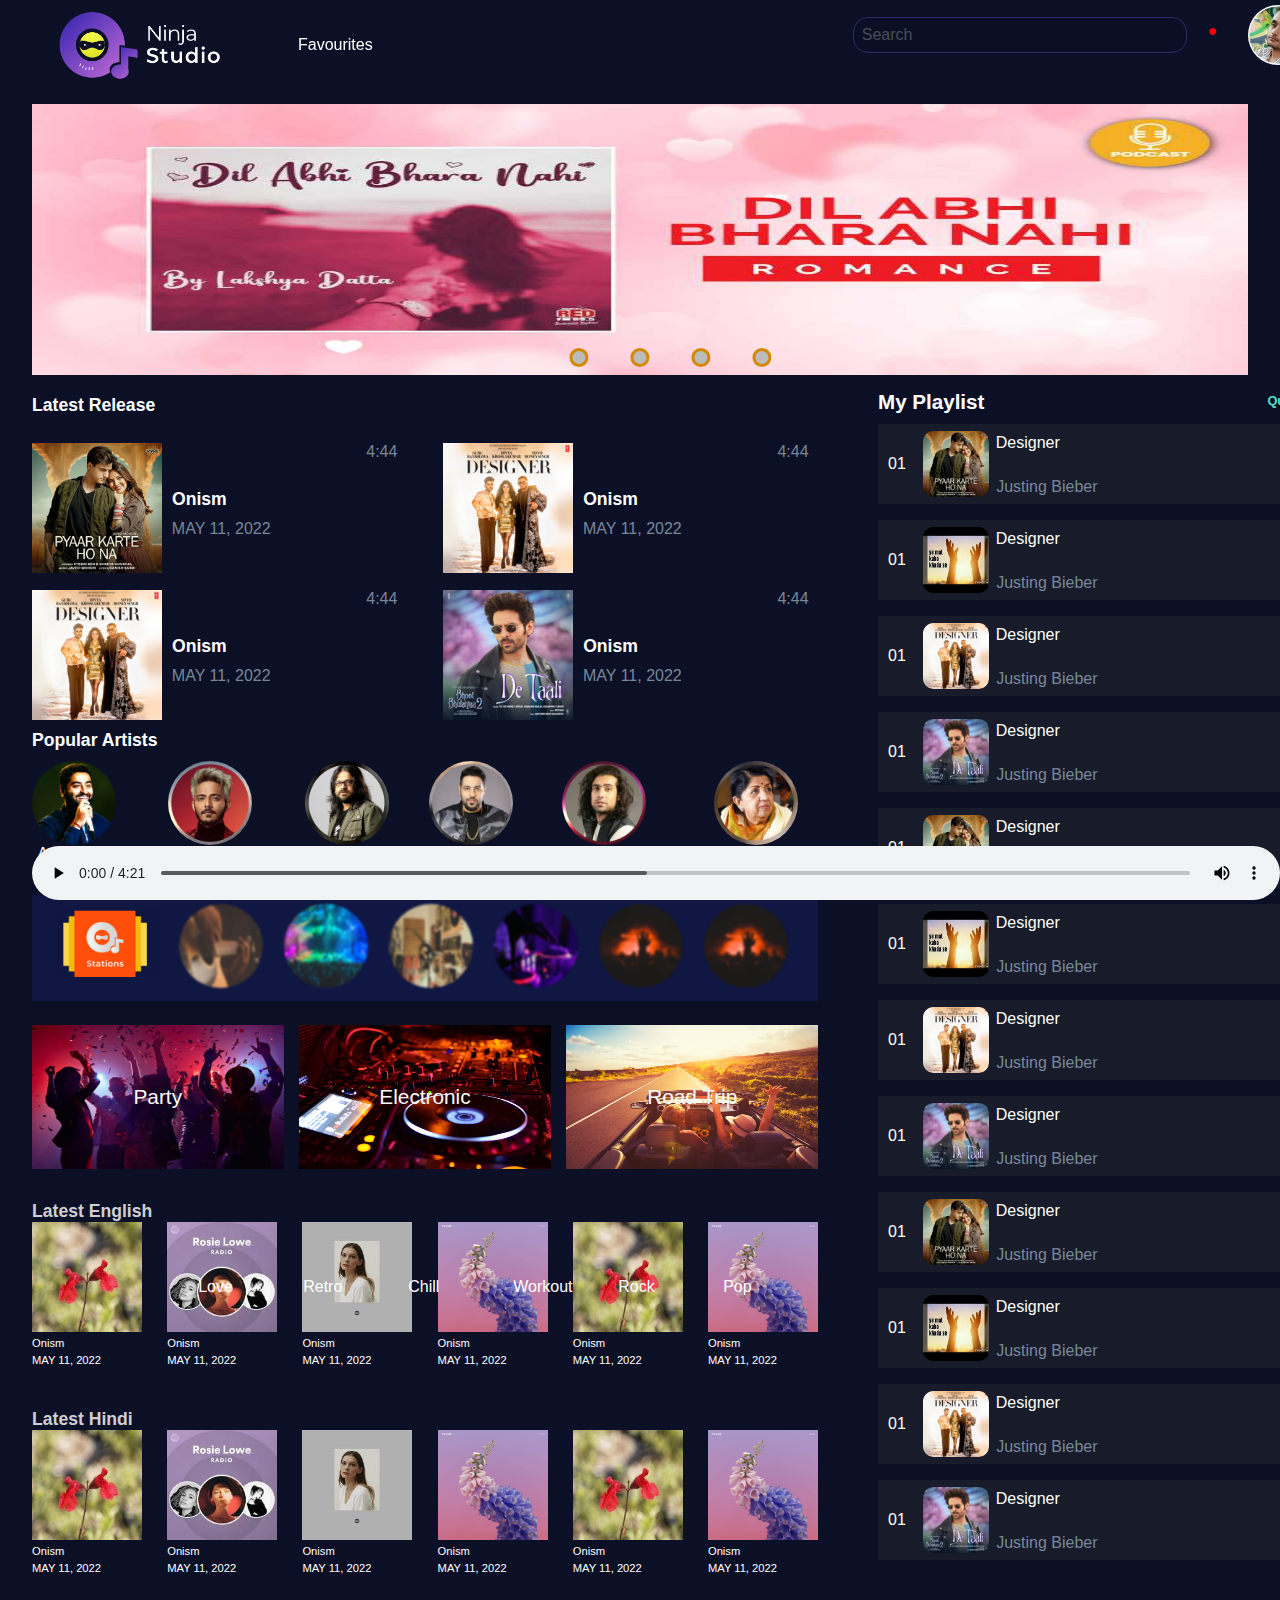
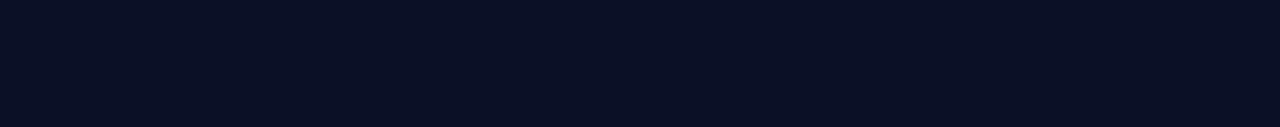
<file: index.html>
<!DOCTYPE html>
<html lang="en">
  <head>
    <meta charset="utf-8" />
    <meta name="viewport" content="width=device-width, initial-scale=1" />
    <title>Music Player</title>
    <link
      rel="stylesheet"
      href="https://cdnjs.cloudflare.com/ajax/libs/font-awesome/6.1.1/css/all.min.css"
      integrity="sha512-KfkfwYDsLkIlwQp6LFnl8zNdLGxu9YAA1QvwINks4PhcElQSvqcyVLLD9aMhXd13uQjoXtEKNosOWaZqXgel0g=="
      crossorigin="anonymous"
      referrerpolicy="no-referrer"
    />
    <link rel="stylesheet" type="text/css" href="css/header.css" />
    <link rel="stylesheet" type="text/css" href="css/main-layout.css" />
    <link rel="stylesheet" type="text/css" href="css/side-layout.css" />
  </head>
  <body>
    <!--  Header Section - Top  -->
    <header class="music-player-header">
      <section class="music-player-header-left">
        <img src="assets/site-logo.png" alt="music-player-logo" />
        <p href="#">Favourites</p>
      </section>
      <section class="music-player-header-right">
        <form>
          <i class="fa-solid fa-magnifying-glass"></i>
          <input type="text" name="search" id="search" placeholder="Search" />
          <i class="fa-solid fa-microphone"></i>
        </form>
        <i class="fa-solid fa-bell"></i>
        <div class="notification">&#9679;</div>
        <img src="assets/user-profile.png" alt="user-profile" />
      </section>
    </header>

    <main>
      <div class="main-container">
        <!--  Music player Carousel -->
        <section class="music-player-slider">
          <div class="slideshow">
            <!-- carousel control buttons -->
            <button class="slide-btn slide-btn-1"></button>
            <button class="slide-btn slide-btn-2"></button>
            <button class="slide-btn slide-btn-3"></button>
            <button class="slide-btn slide-btn-4"></button>
            <!-- carousel wrapper which contains all images -->
            <div class="slideshow-wrapper">
              <div class="slide">
                <img class="slide-img" src="assets/slider/slider-1.jpg" />
              </div>
              <div class="slide">
                <img class="slide-img" src="assets/slider/slider-2.jpg" />
              </div>
              <div class="slide">
                <img class="slide-img" src="assets/slider/slider-3.jpg" />
              </div>
              <div class="slide">
                <img class="slide-img" src="assets/slider/slider-4.jpg" />
              </div>
            </div>
          </div>
        </section>

        <div class="main-container-left">
          <section class="sub-container-left">
            <!-- Latest Release section -->
            <h3>Latest Release</h3>
            <div class="release-container">
              <div class="release-item">
                <img src="assets/latest-release/release1.jpg" />
                <div class="release-details">
                  <h3>Onism</h3>
                  <p>MAY 11, 2022</p>
                </div>
                <div class="latest-release-options">
                  <label for="latest-release-checkbox1">
                    <i class="fa-solid fa-ellipsis"></i
                  ></label>
                  <input type="checkbox" id="latest-release-checkbox1" />
                  <div class="latest-release-dropdown">
                    <div class="links-container">
                      <i class="fas fa-play"></i>
                      <a href="">Play Now</a>
                    </div>

                    <hr />

                    <div class="links-container">
                      <i class="fas fa-plus"></i>
                      <a href="">Add To Queue</a>
                    </div>

                    <hr />

                    <div class="links-container">
                      <i class="fas fa-bars"></i>
                      <a href="">Add To Favourites</a>
                    </div>

                    <hr />

                    <div class="links-container">
                      <i class="fas fa-exclamation-circle"></i>
                      <a href=""><span></span>Get Info</a>
                    </div>
                  </div>
                  <p>4:44</p>
                </div>
              </div>
              <div class="release-item">
                <img src="assets/latest-release/release3.jpg" />
                <div class="release-details">
                  <h3>Onism</h3>
                  <p>MAY 11, 2022</p>
                </div>
                <div class="latest-release-options">
                  <label for="latest-release-checkbox2">
                    <i class="fa-solid fa-ellipsis"></i
                  ></label>
                  <input type="checkbox" id="latest-release-checkbox2" />
                  <div class="latest-release-dropdown">
                    <div class="links-container">
                      <i class="fas fa-play"></i>
                      <a href="">Play Now</a>
                    </div>

                    <hr />

                    <div class="links-container">
                      <i class="fas fa-plus"></i>
                      <a href="">Add To Queue</a>
                    </div>

                    <hr />

                    <div class="links-container">
                      <i class="fas fa-bars"></i>
                      <a href="">Add To Favourites</a>
                    </div>

                    <hr />

                    <div class="links-container">
                      <i class="fas fa-exclamation-circle"></i>
                      <a href=""><span></span>Get Info</a>
                    </div>
                  </div>
                  <p>4:44</p>
                </div>
              </div>
              <div class="release-item">
                <img src="assets/latest-release/release3.jpg" />
                <div class="release-details">
                  <h3>Onism</h3>
                  <p>MAY 11, 2022</p>
                </div>
                <div class="latest-release-options">
                  <label for="latest-release-checkbox3">
                    <i class="fa-solid fa-ellipsis"></i
                  ></label>
                  <input type="checkbox" id="latest-release-checkbox3" />
                  <div class="latest-release-dropdown">
                    <div class="links-container">
                      <i class="fas fa-play"></i>
                      <a href="">Play Now</a>
                    </div>

                    <hr />

                    <div class="links-container">
                      <i class="fas fa-plus"></i>
                      <a href="">Add To Queue</a>
                    </div>

                    <hr />

                    <div class="links-container">
                      <i class="fas fa-bars"></i>
                      <a href="">Add To Favourites</a>
                    </div>

                    <hr />

                    <div class="links-container">
                      <i class="fas fa-exclamation-circle"></i>
                      <a href=""><span></span>Get Info</a>
                    </div>
                  </div>
                  <p>4:44</p>
                </div>
              </div>
              <div class="release-item">
                <img src="assets/latest-release/release4.jpg" />
                <div class="release-details">
                  <h3>Onism</h3>
                  <p>MAY 11, 2022</p>
                </div>
                <div class="latest-release-options">
                  <label for="latest-release-checkbox4">
                    <i class="fa-solid fa-ellipsis"></i
                  ></label>
                  <input type="checkbox" id="latest-release-checkbox4" />
                  <div class="latest-release-dropdown">
                    <div class="links-container">
                      <i class="fas fa-play"></i>
                      <a href="">Play Now</a>
                    </div>

                    <hr />

                    <div class="links-container">
                      <i class="fas fa-plus"></i>
                      <a href="">Add To Queue</a>
                    </div>

                    <hr />

                    <div class="links-container">
                      <i class="fas fa-bars"></i>
                      <a href="">Add To Favourites</a>
                    </div>

                    <hr />

                    <div class="links-container">
                      <i class="fas fa-exclamation-circle"></i>
                      <a href=""><span></span>Get Info</a>
                    </div>
                  </div>
                  <p>4:44</p>
                </div>
              </div>
            </div>

            <!-- Popular Artists section -->

            <section class="popular-artist">
              <h3>Popular Artists</h3>
              <div class="artist-container">
                <div class="artist">
                  <img src="assets/artist/artist1.webp" alt="artist" />
                  <div>
                    <a href="artist.html"
                      ><i class="fa-solid fa-play artist-play"></i
                    ></a>
                    <span id="singer-name">Arjit Singh</span>
                  </div>
                </div>
                <div class="artist">
                  <img src="assets/artist/artist2.webp" alt="artist" />
                  <div>
                    <a href="artist.html"
                      ><i class="fa-solid fa-play artist-play"></i
                    ></a>
                    <span id="singer-name">Tanishk Bagchi</span>
                  </div>
                </div>
                <div class="artist">
                  <img src="assets/artist/artist3.webp" alt="artist" />
                  <div>
                    <a href="artist.html"
                      ><i class="fa-solid fa-play artist-play"></i
                    ></a>
                    <span id="singer-name">Pritam</span>
                  </div>
                </div>
                <div class="artist">
                  <img src="assets/artist/artist4.webp" alt="artist" />
                  <div>
                    <a href="artist.html"
                      ><i class="fa-solid fa-play artist-play"></i
                    ></a>
                    <span id="singer-name">Badshah</span>
                  </div>
                </div>
                <div class="artist">
                  <img src="assets/artist/artist5.webp" alt="artist" />
                  <div>
                    <a href="artist.html"
                      ><i class="fa-solid fa-play artist-play"></i
                    ></a>
                    <span id="singer-name">Jubin Nautiyal</span>
                  </div>
                </div>
                <div class="artist">
                  <img src="assets/artist/artist6.webp" alt="artist" />
                  <div>
                    <a href="artist.html"
                      ><i class="fa-solid fa-play artist-play"></i
                    ></a>
                    <span id="singer-name">Lata Mangeshkar</span>
                  </div>
                </div>
              </div>
            </section>

            <!-- Radio stations -->
            <section class="radio-stations">
              <div class="artist-container">
                <div class="artist0">
                  <img src="assets/radio/radio8.png" alt="artist" />
                  <div>
                    <span id="singer-name"></span>
                  </div>
                </div>
                <div class="artist">
                  <img src="assets/radio/radio1.webp" alt="artist" />
                  <div>
                    <span id="singer-name">Love</span>
                  </div>
                </div>
                <div class="artist">
                  <img src="assets/radio/radio2.webp" alt="artist" />
                  <div>
                    <span id="singer-name">Retro</span>
                  </div>
                </div>
                <div class="artist">
                  <img src="assets/radio/radio3.webp" alt="artist" />
                  <div>
                    <span id="singer-name">Chill</span>
                  </div>
                </div>
                <div class="artist">
                  <img src="assets/radio/radio4.webp" alt="artist" />
                  <div>
                    <span id="singer-name">Workout</span>
                  </div>
                </div>
                <div class="artist">
                  <img src="assets/radio/radio5.webp" alt="artist" />
                  <div>
                    <span id="singer-name">Rock</span>
                  </div>
                </div>
                <div class="artist">
                  <img src="assets/radio/radio6.webp" alt="artist" />
                  <div>
                    <span id="singer-name">Pop</span>
                  </div>
                </div>
              </div>
            </section>

            <!-- Genre -->
            <section class="genre-container">
              <div class="genre-img-container">
                <p>Party</p>
              </div>

              <div class="genre-img-container genre-img-2">
                <p>Electronic</p>
              </div>

              <div class="genre-img-container genre-img-3">
                <p>Road Trip</p>
              </div>
            </section>

            <!-- Latest english section -->

            <div class="latest-english-container">
              <div class="latest-english-header">
                <p>Latest English</p>
              </div>

              <div class="latest-english-content">
                <div class="latest-english-card-container">
                  <img src="assets/songs/queue-04.jpg" />
                  <p>Onism</p>
                  <p>MAY 11, 2022</p>
                </div>
                <div class="latest-english-card-container">
                  <img src="assets/songs/queue-05.jpg" />
                  <p>Onism</p>
                  <p>MAY 11, 2022</p>
                </div>
                <div class="latest-english-card-container">
                  <img src="assets/songs/queue-02.jpg" />
                  <p>Onism</p>
                  <p>MAY 11, 2022</p>
                </div>
                <div class="latest-english-card-container">
                  <img src="assets/songs/queue-03.png" />
                  <p>Onism</p>
                  <p>MAY 11, 2022</p>
                </div>
                <div class="latest-english-card-container">
                  <img src="assets/songs/queue-04.jpg" />
                  <p>Onism</p>
                  <p>MAY 11, 2022</p>
                </div>
                <div class="latest-english-card-container">
                  <img src="assets/songs/queue-03.png" />
                  <p>Onism</p>
                  <p>MAY 11, 2022</p>
                </div>
              </div>
            </div>

            <!-- Latest Hindi Section -->
            <div class="latest-english-container">
              <div class="latest-english-header">
                <p>Latest Hindi</p>
              </div>

              <div class="latest-english-content">
                <div class="latest-english-card-container">
                  <img src="assets/songs/queue-04.jpg" />
                  <p>Onism</p>
                  <p>MAY 11, 2022</p>
                </div>
                <div class="latest-english-card-container">
                  <img src="assets/songs/queue-05.jpg" />
                  <p>Onism</p>
                  <p>MAY 11, 2022</p>
                </div>
                <div class="latest-english-card-container">
                  <img src="assets/songs/queue-02.jpg" />
                  <p>Onism</p>
                  <p>MAY 11, 2022</p>
                </div>
                <div class="latest-english-card-container">
                  <img src="assets/songs/queue-03.png" />
                  <p>Onism</p>
                  <p>MAY 11, 2022</p>
                </div>
                <div class="latest-english-card-container">
                  <img src="assets/songs/queue-04.jpg" />
                  <p>Onism</p>
                  <p>MAY 11, 2022</p>
                </div>
                <div class="latest-english-card-container">
                  <img src="assets/songs/queue-03.png" />
                  <p>Onism</p>
                  <p>MAY 11, 2022</p>
                </div>
              </div>
            </div>
          </section>
          <!-- My playlist section -->

          <div class="playlist">
            <div class="song-queue">
              <h3>My Playlist</h3>
              <div class="queue-btn-container">
                <label for="mycheckbox"
                  >Queue <span><i class="fas fa-angle-down"></i></span
                ></label>
                <input type="checkbox" id="mycheckbox" />
                <div class="queue-btn-dropdown">
                  <a href="">Playlists</a>
                  <hr />
                  <a href="">Favourite Songs</a>
                </div>
              </div>
            </div>
            <div class="queue-elements">
              <div class="queue-item">
                <span id="playlist-id">01</span>
                <img src="assets/latest-release/release1.jpg" />
                <span id="song-name">Designer</span>
                <span id="singer-name">Justing Bieber</span>
                <i class="fa-solid fa-heart"></i>
              </div>
              <div class="queue-item">
                <span id="playlist-id">01</span>
                <img src="assets/latest-release/release2.jpg" />
                <span id="song-name">Designer</span>
                <span id="singer-name">Justing Bieber</span>
                <i class="fa-solid fa-heart"></i>
              </div>
              <div class="queue-item">
                <span id="playlist-id">01</span>
                <img src="assets/latest-release/release3.jpg" />
                <span id="song-name">Designer</span>
                <span id="singer-name">Justing Bieber</span>
                <i class="fa-solid fa-heart"></i>
              </div>
              <div class="queue-item">
                <span id="playlist-id">01</span>
                <img src="assets/latest-release/release4.jpg" />
                <span id="song-name">Designer</span>
                <span id="singer-name">Justing Bieber</span>
                <i class="fa-solid fa-heart"></i>
              </div>
              <div class="queue-item">
                <span id="playlist-id">01</span>
                <img src="assets/latest-release/release1.jpg" />
                <span id="song-name">Designer</span>
                <span id="singer-name">Justing Bieber</span>
                <i class="fa-solid fa-heart"></i>
              </div>
              <div class="queue-item">
                <span id="playlist-id">01</span>
                <img src="assets/latest-release/release2.jpg" />
                <span id="song-name">Designer</span>
                <span id="singer-name">Justing Bieber</span>
                <i class="fa-solid fa-heart"></i>
              </div>
              <div class="queue-item">
                <span id="playlist-id">01</span>
                <img src="assets/latest-release/release3.jpg" />
                <span id="song-name">Designer</span>
                <span id="singer-name">Justing Bieber</span>
                <i class="fa-solid fa-heart"></i>
              </div>
              <div class="queue-item">
                <span id="playlist-id">01</span>
                <img src="assets/latest-release/release4.jpg" />
                <span id="song-name">Designer</span>
                <span id="singer-name">Justing Bieber</span>
                <i class="fa-solid fa-heart"></i>
              </div>
              <div class="queue-item">
                <span id="playlist-id">01</span>
                <img src="assets/latest-release/release1.jpg" />
                <span id="song-name">Designer</span>
                <span id="singer-name">Justing Bieber</span>
                <i class="fa-solid fa-heart"></i>
              </div>
              <div class="queue-item">
                <span id="playlist-id">01</span>
                <img src="assets/latest-release/release2.jpg" />
                <span id="song-name">Designer</span>
                <span id="singer-name">Justing Bieber</span>
                <i class="fa-solid fa-heart"></i>
              </div>
              <div class="queue-item">
                <span id="playlist-id">01</span>
                <img src="assets/latest-release/release3.jpg" />
                <span id="song-name">Designer</span>
                <span id="singer-name">Justing Bieber</span>
                <i class="fa-solid fa-heart"></i>
              </div>
              <div class="queue-item">
                <span id="playlist-id">01</span>
                <img src="assets/latest-release/release4.jpg" />
                <span id="song-name">Designer</span>
                <span id="singer-name">Justing Bieber</span>
                <i class="fa-solid fa-heart"></i>
              </div>
            </div>
          </div>
        </div>

        <footer>
          <div class="audio-section">
            <audio controls autoplay class="audio-item">
              <source src="song.mp3" type="audio/mp3" />
              Your browser does not support the audio tag.
            </audio>
          </div>
        </footer>
      </div>
    </main>
  </body>
</html>
</file>
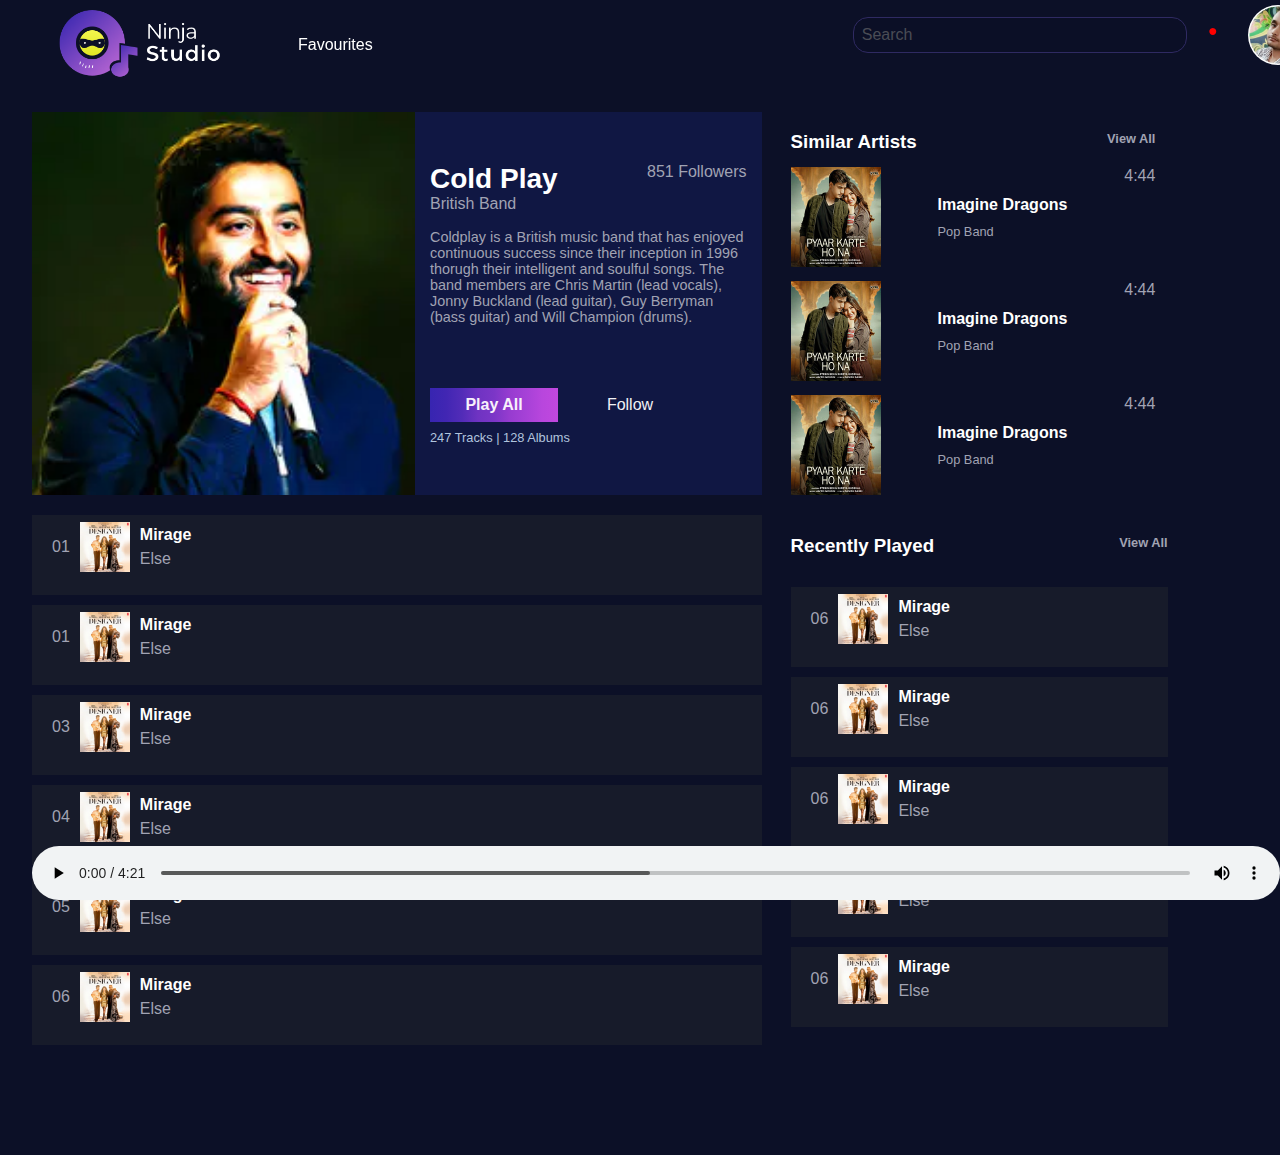
<file: artist.html>
<!DOCTYPE html>
<html lang="en">
<head>
    <meta charset="utf-8">
    <meta name="viewport" content="width=device-width, initial-scale=1">
    <title>Music Player</title>
    <link rel="stylesheet" href="https://cdnjs.cloudflare.com/ajax/libs/font-awesome/6.1.1/css/all.min.css" integrity="sha512-KfkfwYDsLkIlwQp6LFnl8zNdLGxu9YAA1QvwINks4PhcElQSvqcyVLLD9aMhXd13uQjoXtEKNosOWaZqXgel0g==" crossorigin="anonymous" referrerpolicy="no-referrer" />
    <link rel="stylesheet" type="text/css" href="css/header.css">
    <link rel="stylesheet" type="text/css" href="css/main-layout.css">
    <link rel="stylesheet" type="text/css" href="css/side-layout.css">
    <link rel="stylesheet" type="text/css" href="css/artist.css">
</head>
<body>
<!--  Header Section - Top  -->
    <header class="music-player-header">
        <section class="music-player-header-left">
            <a href="index.html"><img src="assets/site-logo.png" alt="music-player-logo"></a>
            <p href="#">Favourites</p>
        </section>
        <section class="music-player-header-right">
            <form>
            <i class="fa-solid fa-magnifying-glass"></i>
            <input type="text" name="search" id="search" placeholder="Search" />
            <i class="fa-solid fa-microphone"></i>
        </form>
        <i class="fa-solid fa-bell"></i>
<div class="notification">&#9679;</div>
<img src="assets/user-profile.png" alt="user-profile"/>
        </section>
        
        
    </header>

    <main class="main-container">
        <div class="play-song-similar-artist">
        <section class="album-container">
            <img src="assets/artist/artist1.webp" alt="artist">
            <div class="album-details">
                <div class="followers">
                <p class="white play-title">Cold Play</p>
                    <p class="para-color">851 Followers</p>
                </div>
                <p class="para-color">British Band</p>
                
                 
                 <p class="para-color title-details">Coldplay is a British music band that has enjoyed continuous success since their inception in 1996 thorugh their intelligent and soulful songs. The band members are Chris Martin (lead vocals), Jonny Buckland (lead guitar), Guy
                            Berryman (bass guitar) and Will Champion (drums).</p>
                <div class="album-buttons">
                    <button class="play-button white">Play All</button>
                      <button class="follow-button para-color">Follow</button>
                </div>
                  <p class="track">247 Tracks | 128 Albums</p>
            </div>

        </section>
        <section class="similar-artist">
            <div class="similar-artist-btn"> 
                <h3 class="white">Similar Artists</h3>
                 <h3 class="view-all para-color">View All</h3>
            </div>
                <div class="similar-artist-item-container">
                    <img src="assets/latest-release/release1.jpg" alt="similar-artist">
                    <div class="similar-artist-song-details">
                        <h4 class="white">Imagine Dragons</h4>
                        <p class="para-color similar-artist-singer">Pop Band</p>
                    </div>
                    <div class="play-option">
                           <i class="fa-solid fa-ellipsis para-color"></i>
                            <p class="para-color">4:44</p>
                    </div>
                 
                </div>
                <div class="similar-artist-item-container">
                    <img src="assets/latest-release/release1.jpg" alt="similar-artist">
                    <div class="similar-artist-song-details">
                        <h4 class="white">Imagine Dragons</h4>
                        <p class="para-color similar-artist-singer">Pop Band</p>
                    </div>
                    <div class="play-option">
                           <i class="fa-solid fa-ellipsis para-color"></i>
                            <p class="para-color">4:44</p>
                    </div>
                 
                </div>
                <div class="similar-artist-item-container">
                    <img src="assets/latest-release/release1.jpg" alt="similar-artist">
                    <div class="similar-artist-song-details">
                        <h4 class="white">Imagine Dragons</h4>
                        <p class="para-color similar-artist-singer">Pop Band</p>
                    </div>
                    <div class="play-option">
                           <i class="fa-solid fa-ellipsis para-color"></i>
                            <p class="para-color">4:44</p>
                    </div>
                 
                </div>
            
           
        </section>
    </div>

        <!-- Artist Songs lists section -->
        <div class="song-list-recent-playlist">
        <section class="songs-container">
            <div class="song-item-container">
            <div class="song-item">
            <p class="para-color">01</p>
            <img src="assets/latest-release/release3.jpg" alt="songs">
           <div class="similar-artist-song-details">
                        <h4 class="white">Mirage</h4>
                        <p class="para-color song-list-singer">Else</p>
                    </div>
               
                </div>
                 <div class="song-btn">
                    <i class="fa-solid fa-heart"></i>
                    <i class="fa-solid fa-plus"></i>
                </div>
            </div>
             <div class="song-item-container">
            <div class="song-item">
            <p class="para-color">01</p>
            <img src="assets/latest-release/release3.jpg" alt="songs">
           <div class="similar-artist-song-details">
                        <h4 class="white">Mirage</h4>
                        <p class="para-color song-list-singer">Else</p>
                    </div>
               
                </div>
                 <div class="song-btn">
                    <i class="fa-solid fa-heart"></i>
                    <i class="fa-solid fa-plus"></i>
                </div>
            </div>
             <div class="song-item-container">
            <div class="song-item">
            <p class="para-color">03</p>
            <img src="assets/latest-release/release3.jpg" alt="songs">
           <div class="similar-artist-song-details">
                        <h4 class="white">Mirage</h4>
                        <p class="para-color song-list-singer">Else</p>
                    </div>
               
                </div>
                 <div class="song-btn">
                    <i class="fa-solid fa-heart"></i>
                    <i class="fa-solid fa-plus"></i>
                </div>
            </div>
             <div class="song-item-container">
            <div class="song-item">
            <p class="para-color">04</p>
            <img src="assets/latest-release/release3.jpg" alt="songs">
           <div class="similar-artist-song-details">
                        <h4 class="white">Mirage</h4>
                        <p class="para-color song-list-singer">Else</p>
                    </div>
               
                </div>
                 <div class="song-btn">
                    <i class="fa-solid fa-heart"></i>
                    <i class="fa-solid fa-plus"></i>
                </div>
            </div>
             <div class="song-item-container">
            <div class="song-item">
            <p class="para-color">05</p>
            <img src="assets/latest-release/release3.jpg" alt="songs">
           <div class="similar-artist-song-details">
                        <h4 class="white">Mirage</h4>
                        <p class="para-color song-list-singer">Else</p>
                    </div>
               
                </div>
                 <div class="song-btn">
                    <i class="fa-solid fa-heart"></i>
                    <i class="fa-solid fa-plus"></i>
                </div>
            </div>
             <div class="song-item-container">
            <div class="song-item">
            <p class="para-color">06</p>
            <img src="assets/latest-release/release3.jpg" alt="songs">
           <div class="similar-artist-song-details">
                        <h4 class="white">Mirage</h4>
                        <p class="para-color song-list-singer">Else</p>
                    </div>
               
                </div>
                 <div class="song-btn">
                    <i class="fa-solid fa-heart"></i>
                    <i class="fa-solid fa-plus"></i>
                </div>
            </div>
        </section>

        <!--  Recently Played -->

        <section class="recent-play">
              <div class="similar-artist-btn"> 
                <h3 class="white recent-h3">Recently Played</h3>
                 <h3 class="view-all para-color">View All</h3>
            </div>
             <div class="song-item-container">
            <div class="song-item">
            <p class="para-color">06</p>
            <img src="assets/latest-release/release3.jpg" alt="songs">
           <div class="similar-artist-song-details">
                        <h4 class="white">Mirage</h4>
                        <p class="para-color song-list-singer">Else</p>
                    </div>
               
                </div>
                 <div class="recent-song-btn">
                    <i class="fa-solid fa-heart para-color"></i>
                </div>
            </div>
             <div class="song-item-container">
            <div class="song-item">
            <p class="para-color">06</p>
            <img src="assets/latest-release/release3.jpg" alt="songs">
           <div class="similar-artist-song-details">
                        <h4 class="white">Mirage</h4>
                        <p class="para-color song-list-singer">Else</p>
                    </div>
               
                </div>
                 <div class="recent-song-btn">
                    <i class="fa-solid fa-heart para-color"></i>
                </div>
            </div>
             <div class="song-item-container">
            <div class="song-item">
            <p class="para-color">06</p>
            <img src="assets/latest-release/release3.jpg" alt="songs">
           <div class="similar-artist-song-details">
                        <h4 class="white">Mirage</h4>
                        <p class="para-color song-list-singer">Else</p>
                    </div>
               
                </div>
                 <div class="recent-song-btn">
                    <i class="fa-solid fa-heart para-color"></i>
                </div>
            </div>
             <div class="song-item-container">
            <div class="song-item">
            <p class="para-color">06</p>
            <img src="assets/latest-release/release3.jpg" alt="songs">
           <div class="similar-artist-song-details">
                        <h4 class="white">Mirage</h4>
                        <p class="para-color song-list-singer">Else</p>
                    </div>
               
                </div>
                 <div class="recent-song-btn">
                    <i class="fa-solid fa-heart para-color"></i>
                </div>
            </div>
             <div class="song-item-container">
            <div class="song-item">
            <p class="para-color">06</p>
            <img src="assets/latest-release/release3.jpg" alt="songs">
           <div class="similar-artist-song-details">
                        <h4 class="white">Mirage</h4>
                        <p class="para-color song-list-singer">Else</p>
                    </div>
               
                </div>
                 <div class="recent-song-btn">
                    <i class="fa-solid fa-heart para-color"></i>
                </div>
            </div>

        </section>
    </div>
    <footer>
         <div class="audio-section">
            
            <audio controls autoplay class="audio-item"  >
                 <source src="song.mp3" type="audio/mp3">
  Your browser does not support the audio tag.
            </audio>
         </div>  

        </footer>
    </main>

</body>
</html>
</file>
<file: css/header.css>
/* css for global  style*/

* {
    margin: 0;
    padding: 0;
    box-sizing: border-box;
}

/* body style */
body {
    font-family: 'Roboto', sans-serif;
    background-color: #0C1027;
    padding-bottom: 100px;
}

/* Site Header */

.music-player-header{
	padding: 35px 73px 60px 0px;
	display: flex;
	width: 100%;
	position: fixed;
    z-index: 1;
     height: 38px;
     color: white;


}

/* header left side */

.music-player-header .music-player-header-left{
	display: flex;
	align-items: center;
	
}

/*logo*/

.music-player-header .music-player-header-left img{
	width: 200px;
	height: auto;
	margin: 25px 0px 0px 38px
}

/* favorites */
.music-player-header .music-player-header-left p{
	text-decoration: none;
	color: white;
	margin-left: 60px;
	margin-top: 20px;
	cursor: pointer;
}

/* header right side */
.music-player-header .music-player-header-right{
	display: flex;
	align-items: center;
	 margin-left: 480px;
	 justify-content: center;
}

/* Serach bar form */
.music-player-header .music-player-header-right form{
 background-color: #0C1027;
 padding: 8px 5px 8px 5px;
	display: flex;
	border-radius: 15px;
	border: 1px solid darkslateblue;
	opacity: 0.6;
	width: 334px;
}

/* serach bar icon */
.music-player-header .music-player-header-right form  .fa-magnifying-glass{
	padding: 5px 3px 5px 0px;
	align-self: center;

} 

/* search bar input */
.music-player-header .music-player-header-right form input{
	 color: white;
	background-color: transparent;
	border: none;
	outline: none;
	font-size: 16px;

}

/* Serach bar microphone icon */
.music-player-header-right .fa-microphone{
	padding: 5px 5px 0px 92px;
}

/* Notification icon */
.music-player-header-right .fa-bell{
	padding: 5px 5px 0px 30px;
	font-size: 25px;
}

/* Notification icon container */
.music-player-header-right .notification{
	color: red;
	position: relative;
	padding-bottom: 9px;
    left: -3%;
}

/* User profile image */
.music-player-header-right img{
	height: 60px;
	width: 60px;
	border-radius: 50%;
	background-size: cover;
    margin-left: 17px;
}
</file>
<file: css/main-layout.css>
.main-container{
    display: flex;
    flex-direction: column;
        margin: 0px 32px 0px 32px;
}


.music-player-slider {
            overflow: hidden;
    width: auto;
    height: 375px;
    display: flex;
    padding-top: 104px;
        }

/* ----- slideshow stylings ----- */
        .slideshow {
            height: 100%;
            overflow: hidden; 
            position: relative;
        }
        /* slideshow images stylings */
        .slideshow-wrapper {
            display: flex;
            width: 400%;
            height: 100%;
            position: relative;
            animation: slideshow 20s infinite;
         }
        /* slider image  width and height */
        .slide {
            width: 100%;
            height: 100%;
        }
        .slide-img {
           /* width: 100%;
            height: 100%;*/
           /* object-fit: cover; */
           background-size: cover;
           width: 100%;
           height: 100%
        }
        /*Animation */
        @keyframes slideshow {
            0%  { left: 0; }
            10% { left: 0; }
            15% { left: -100%; }
            25% { left: -100%; }
            30% { left: -200%; }
            40% { left: -200%; }
            45% { left: -300%; }
            55% { left: -300%; }
            60% { left: -200%; }
            70% { left: -200%; }
            75% { left: -100%; }
            85% { left: -100%; }
            90% { left: 0%; }
        }
       
  
        /* ----- carousel control buttons stylings ----- */
        .slide-btn {
            background-color: #bbb;
            border-radius: 50%;
            border: .2rem solid #d38800;
            width: 1.2rem;
            height: 1.2rem;
            outline: none;
            cursor: pointer;
            position: absolute;
            bottom: 3%;
            left: 50%;
            transform: translateX(-50%);
            z-index: 70;
        }
      
        .slide-btn-1 {
            left: 45%;
        }
        .slide-btn-2 {
            left: 50%;
        }
        .slide-btn-3 {
            left: 55%;
        }
        .slide-btn-4 {
            left: 60%;
        }
        .slide-btn-1:focus~.slideshow-wrapper {
            animation: none;
            left: 0;
        }
        .slide-btn-2:focus~.slideshow-wrapper {
            animation: none;
            left: -100%;
        }
        .slide-btn-3:focus~.slideshow-wrapper {
            animation: none;
            left: -200%;
        }
        .slide-btn-4:focus~.slideshow-wrapper {
            animation: none;
            left: -300%;
        }
        .slide-btn:focus {
            background-color: #308d46;
        }
        
.main-container-left{
    display: flex;
    flex-direction: row;

    
}
        /* Latest release */
         .sub-container-left{
            display: flex;
           flex-direction: column;
            width: 140%;
           margin: 10px 60px 10px 0px;
         }
         .release-container{
            display: flex;
            justify-content: space-between;
            flex-wrap: wrap;
         }

         .sub-container-left h3{
            color: white;
            font-size: 1.1rem;
    font-weight: 700;
            margin: 10px 10px 10px 0px;
         } 

         .release-item{
            display: flex;
            margin: 17px 2px 0px 0px;
          }

      

        .release-item img{
            width: auto;
            height: 130px;
         }
         .release-item .release-details{
           align-self: center;
         }
          .release-item .release-details h3{
           margin-left: 10px;
         }
         .release-item .release-details p{
           position: relative;
            right: -10%;
            color: lightslategrey;
         }

         .release-item .latest-release-options{
               margin-left: 113px;
         }
          .release-item .latest-release-options i{
           color: lightslategray;
         }

          .release-item .latest-release-options p{
          position: relative;
    right: 24%;
    color: lightslategrey;
         }
.latest-release-options {
    position: relative;
}

.latest-release-dropdown {
    position: absolute;
    z-index: 2;
    height: 0;
    overflow: hidden;
    top: 1rem;
    left: -6.9rem;
    background-color: white;
    text-align: center;
    transition: all 0.2s linear;
}

.latest-release-dropdown a {
    text-decoration: none;
    font-size: 0.8rem;
    color: black;
}

#latest-release-checkbox1,
#latest-release-checkbox2,
#latest-release-checkbox3,
#latest-release-checkbox4 {
    display: none;
}

#latest-release-checkbox1:checked~div,
#latest-release-checkbox2:checked~div,
#latest-release-checkbox3:checked~div,
#latest-release-checkbox4:checked~div {
    height: 6rem;
    width: 10.7rem;
    padding: 0.3rem
}

.links-container {
    display: flex;
    justify-content: flex-start;
    align-items: center;
}

.links-container i {
   
    margin-right: 0.7rem;
}

/* Artist main container */

.popular-artist{
   display: flex;
   flex-direction: column;
}

 .popular-artist .artist-container{
   display: flex;
   flex-direction: row;
  justify-content: space-between;

   
}

 .popular-artist .artist{
      display: flex;
    flex-direction: column;
    align-items: center;
   
}

  .popular-artist .artist  img{
    width: 84px;
    height: 84px;
    border-radius: 50%;
}

  .popular-artist .artist #singer-name{
   
    color: white;
}

.radio-stations{
     display: flex;
   flex-direction: column;
   background-color: #101743;
   margin-top: 2rem;

}

.radio-stations .artist-container{
   display: flex;

   padding: 9px;
}

 .radio-stations .artist{
      margin-right: 21px;
}
.radio-stations .artist0{
    margin-right: 16px;
    margin-left: 16px;
}
  .radio-stations .artist  img{
    width: 84px;
    height: 84px;
    border-radius: 50%;
    
     filter: blur(0.9px);
    
}

  .radio-stations .artist #singer-name{
   position: absolute;
 bottom: -44%;
 margin-left: 1.2rem;
    color: white;
}


/* genre */

.genre-container {
    width: 100%;
    margin-bottom: 2rem;
    margin-top: 1.5rem;
    display: flex;
    align-items: center;
    justify-content: space-between;
}

.genre-img-container {
    width: 32%;
    height: 9rem;
    background-image: url(../assets/genre/party.jpg);
    background-repeat: no-repeat;
    background-position: center;
    background-size: 100% 100%;
    position: relative;
    overflow: hidden;
    display: flex;
    flex-direction: column;
    justify-content: center;
    align-items: center;
    transition: all 0.3s ease-in-out;
}

.genre-img-container:hover {
    background-size: 120% 120%;
}

.genre-img-container p {
    color: #FAFAFB;
    text-align: center;
    font-size: 1.3rem;
    position: absolute;
    left: 0;
    right: 0;
    margin-left: auto;
    margin-right: auto;
}

.genre-img-2 {
    background-image: url("../assets/genre/electronic.jpg");
}

.genre-img-3 {
    background-image: url("../assets/genre/road-trip.jpg");
}

/* latest-english */

.latest-english-container {
    width: 100%;
    margin-bottom: 2rem;
    display: flex;
    flex-direction: column;
    justify-content: flex-start;
}

.latest-english-header {
    width: 100%;
}

.latest-english-header p {
    color: #CECFD3;
    font-size: 1.1rem;
    font-weight: 700;
}

.latest-english-content {
    width: 100%;
    display: flex;
    justify-content: space-between;
    align-items: flex-start;
    margin-bottom: 0.7rem;
}

.latest-english-card-container {
    width: 14%;
    display: flex;
    flex-direction: column;
    justify-content: flex-start;
    align-items: flex-start;
}

.latest-english-card-container img {
    width: 100%;
}

.latest-english-card-container p {
    color: #FFFEFE;
    padding-top: 5px;
    font-size: 0.7rem;
}


/* Audio Player */
.audio-section{
     width: 100%;
    position: fixed;
      bottom: 0px;
      display: flex;
      justify-content: space-between;
}
.audio-item{
    width: 100%;

}

.artist-play{
    position: relative;
    bottom: 248%;
    left: 43%;
    color: white;

}

@media (max-width: 768px) {
    html {
        font-size: 13px;
    }
    
    .main-container {
      padding: 0;
      margin: 0;
        display: flex;
        flex-direction: column;
    }
    main {
        width: 100%;
    }
    .playlist {
        display: none;
    }
    .music-player-slider{
        width: 100%;
       

    }
      
    
}
</file>
<file: css/side-layout.css>
.playlist{

    width: 83%;
    margin-bottom: 2rem;


}

.song-queue {
    font-size: 1.1rem;
    font-weight: 700;
    width: 100%;
    display: flex;
    align-items: center;
    margin-right: 10px;
}

.song-queue  h3 {
  color: white;
  margin: 15px 0px 10px 0px;
  
}
.song-queue label {
    font-size: 0.8rem;
    color: #51E2C2;
}

.queue-btn-container {
    position: relative;
    margin-left: 283px;
}


.song-queue input {
    display: none;
}

.queue-btn-dropdown {
    position: absolute;
    height: 0;
    overflow: hidden;
    top: 1.5rem;
    left: -4rem;
    background-color: white;
    text-align: center;
    transition: all 0.2s linear;
}

.queue-btn-dropdown a {
    text-decoration: none;
    font-size: 0.8rem;
    color: black;
}



/* on clicking the label dropdown will appear, make height non zero */

#mycheckbox:checked~div {
    height: 4.7rem;
    padding: 0.3rem;
    z-index: 1;
    
}

.queue-elements{
    position: relative;
    

}
.queue-item{
    display: flex;
    background-color: #171B2A;
    width: 455px;
    margin-bottom: 1rem;
}
.queue-item img{
    width: 80px;
    height: 80px;
    border-radius: 22%;
        padding: 7px;

}
.queue-item #playlist-id{
    align-self: center;
    color: white;
    padding-left: 10px;
    padding-right: 10px;
}

.queue-item #song-name{
    align-self: flex-start;
    margin-top: 10px;
    color: white;
}
.queue-item #singer-name{
    position: relative;
    align-self: flex-end;
    right: 14%;
    color: lightslategrey;
    margin-bottom: 8px;
}

.queue-item .fa-heart{
    font-size: 19px;
    color: white;
    position: relative;
    align-self: center;
    margin-left: 125px;
}
</file>
<file: css/artist.css>
/* Main container Album */

.main-container-artist {
  display: flex;
  flex-direction: column;
  width: 100%;
}

.play-song-similar-artist {
  display: flex;
  flex-direction: row;
  width: 100%;
}
.album-container {
  display: flex;
  flex-direction: row;
  margin-top: 112px;
  width: 60%;
  align-items: center;
  background-color: #101743;
}
.album-details {
  display: flex;
  flex-direction: column;
  justify-content: flex-start;
  padding: 15px;
}
.album-container img {
  height: 383px;
  width: auto;
}

.album-buttons {
  display: flex;
  flex-direction: row;
  margin-top: 63px;
}

.followers {
  display: flex;
  flex-direction: row;
  justify-content: space-between;
  position: relative;
  bottom: 5%;
}

.white {
  color: white;
  font-weight: 700;
}
.para-color {
  color: #a1a3b3;
}

.play-title {
  font-size: 28px;
}
.title-details {
  margin-top: 1rem;
  font-size: 0.9rem;
}

.play-button {
  color: #f7f1fb;
  background-image: linear-gradient(
    to right,
    #3725b1,
    #4126b3,
    #522cb8,
    #6f33c2,
    #7b36c7,
    #973cd0,
    #a641d7,
    #b846dd,
    #c148df
  );
  border: 0;
  width: 8rem;
  padding: 0.5rem 1rem;
  font-size: 1rem;
}

.follow-button {
  background-color: transparent;
  color: #f1f1f4;
  border: 0;
  width: 8rem;
  padding: 0.5rem 1rem;
  font-size: 1rem;
  margin-left: 8px;
}

.track {
  color: lightsteelblue;
  margin-top: 8px;
  font-size: 0.8rem;
}

/* Similar artist section */

.similar-artist {
  display: flex;
  flex-direction: column;
  margin-top: 131px;
  width: 30%;
  margin-left: 29px;
}
.similar-artist-btn {
  display: flex;
  flex-direction: row;
  justify-content: space-between;
}

.similar-artist-item-container {
  display: flex;
  flex-direction: row;
  justify-content: space-between;
  margin-top: 14px;
}
.similar-artist-item-container img {
  width: 90px;
  height: 100px;
}
.similar-artist-item {
  display: flex;
  flex-direction: row;
}

.view-all {
  font-size: 0.8rem;
  color: #a1a3b3;
}
.similar-artist-song-details {
  display: flex;
  flex-direction: column;
  justify-content: center;
}

.similar-artist-singer {
  margin-top: 10px;
  font-size: 0.8rem;
}

.play-option {
  display: flex;
  flex-direction: column;
  align-items: center;
}

/* Song list and recent playlist */
.song-list-recent-playlist {
  display: flex;
  flex-direction: row;
  margin-top: 20px;
  width: 100%;
}

.songs-container {
  display: flex;
  flex-direction: column;

  width: 60%;
}

.song-item-container {
  display: flex;
  justify-content: space-between;
  background-color: #171b2a;
  margin-bottom: 10px;
  height: 80px;
}
.song-item {
  display: flex;
  flex-direction: row;
  align-items: center;

  margin-bottom: 1rem;
  padding: 20px;
}

.song-item img {
  width: 50px;
  height: 50px;
  margin-left: 10px;
  margin-right: 10px;
}
.song-list-singer {
  margin-top: 0.4rem;
}

.song-btn {
  display: flex;
  flex-direction: row;
  margin-right: 40px;
  padding: 20px;
  color: lightslategray;
  align-items: center;
}

.song-btn .fa-heart {
  margin-right: 20px;
}
.recent-play {
  display: flex;
  flex-direction: column;
  width: 31%;
  margin-left: 29px;
  margin-top: 20px;
}

.recent-song-btn {
  display: flex;
  align-self: center;
  margin-right: 8px;
}

.recent-h3 {
  margin-bottom: 30px;
}

@media (max-width: 768px) {
  html {
    font-size: 13px;
  }

  .play-song-similar-artist {
    flex-direction: column;
  }
  .album-container {
    display: flex;
    flex-direction: column;
    width: 100%;
    align-items: flex-start;
    margin-top: 42px;
  }
  .album-details {
    width: 100%;
  }
  .album-container img {
    height: auto;
    width: 100%;
  }
  .similar-artist {
    margin-top: 34px;
  }
  .view-all {
    margin-left: 155px;
  }
  .songs-container {
    width: 100%;
  }
  .song-list-recent-playlist {
    flex-wrap: wrap;
  }
}
</file>
